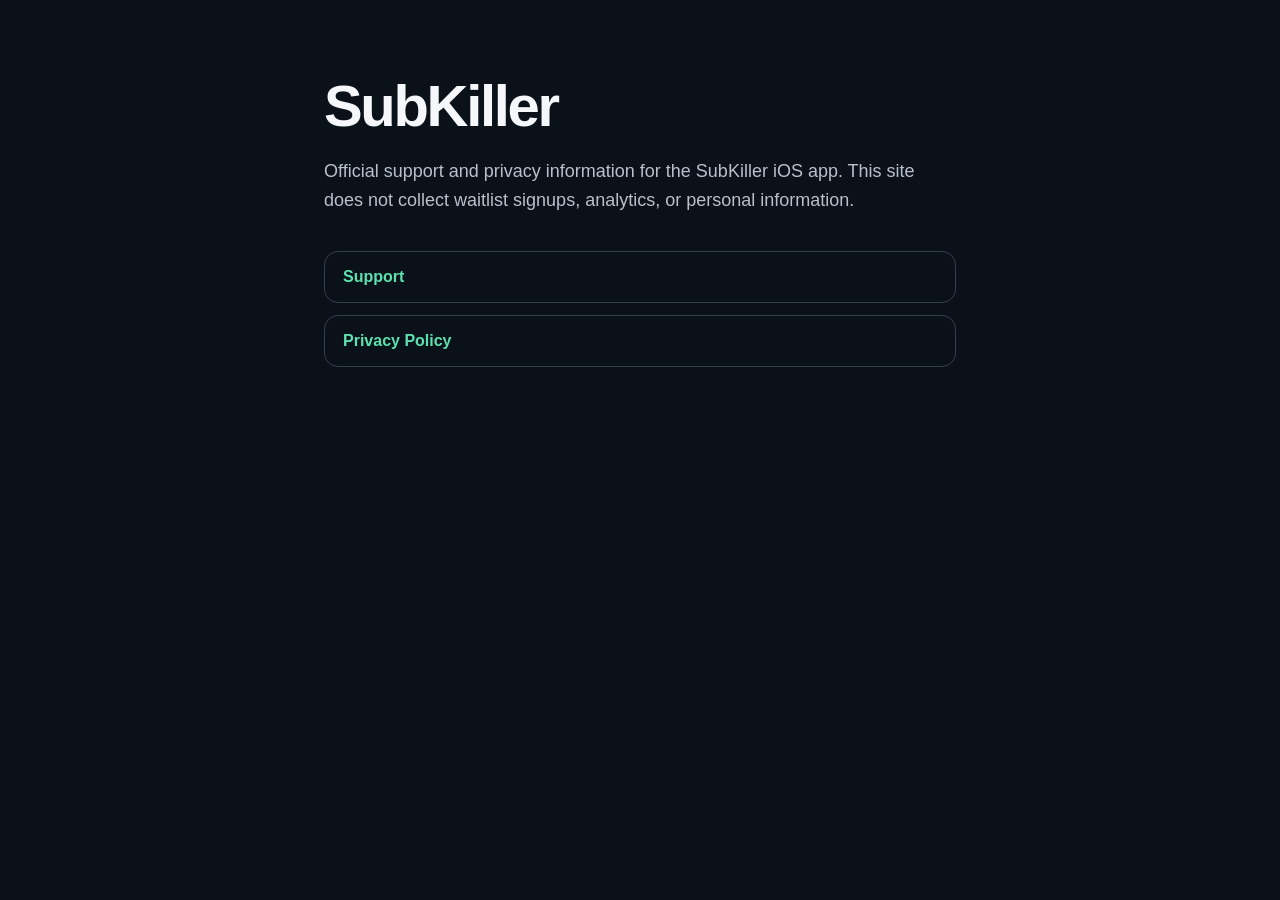
<file: index.html>
<!doctype html>
<html lang="en">
  <head>
    <meta charset="utf-8" />
    <meta name="viewport" content="width=device-width, initial-scale=1" />
    <title>SubKiller Support</title>
    <meta name="description" content="Official support and privacy information for the SubKiller iOS app." />
    <style>
      :root { color-scheme: light dark; font-family: -apple-system, BlinkMacSystemFont, "Segoe UI", sans-serif; }
      body { margin: 0; background: #0b1118; color: #f5f7fa; }
      main { min-height: 100vh; max-width: 680px; margin: 0 auto; padding: 72px 24px; box-sizing: border-box; }
      h1 { margin: 0 0 12px; font-size: clamp(36px, 8vw, 58px); letter-spacing: -0.04em; }
      p { color: #b8c0cc; font-size: 18px; line-height: 1.6; }
      nav { display: grid; gap: 12px; margin-top: 36px; }
      a { display: block; padding: 16px 18px; border: 1px solid #344050; border-radius: 14px; color: #5de2af; font-weight: 700; text-decoration: none; }
      a:hover, a:focus-visible { border-color: #5de2af; outline: none; }
    </style>
  </head>
  <body>
    <main>
      <h1>SubKiller</h1>
      <p>Official support and privacy information for the SubKiller iOS app. This site does not collect waitlist signups, analytics, or personal information.</p>
      <nav aria-label="SubKiller information">
        <a href="./support.html">Support</a>
        <a href="./privacy.html">Privacy Policy</a>
      </nav>
    </main>
  </body>
</html>
</file>
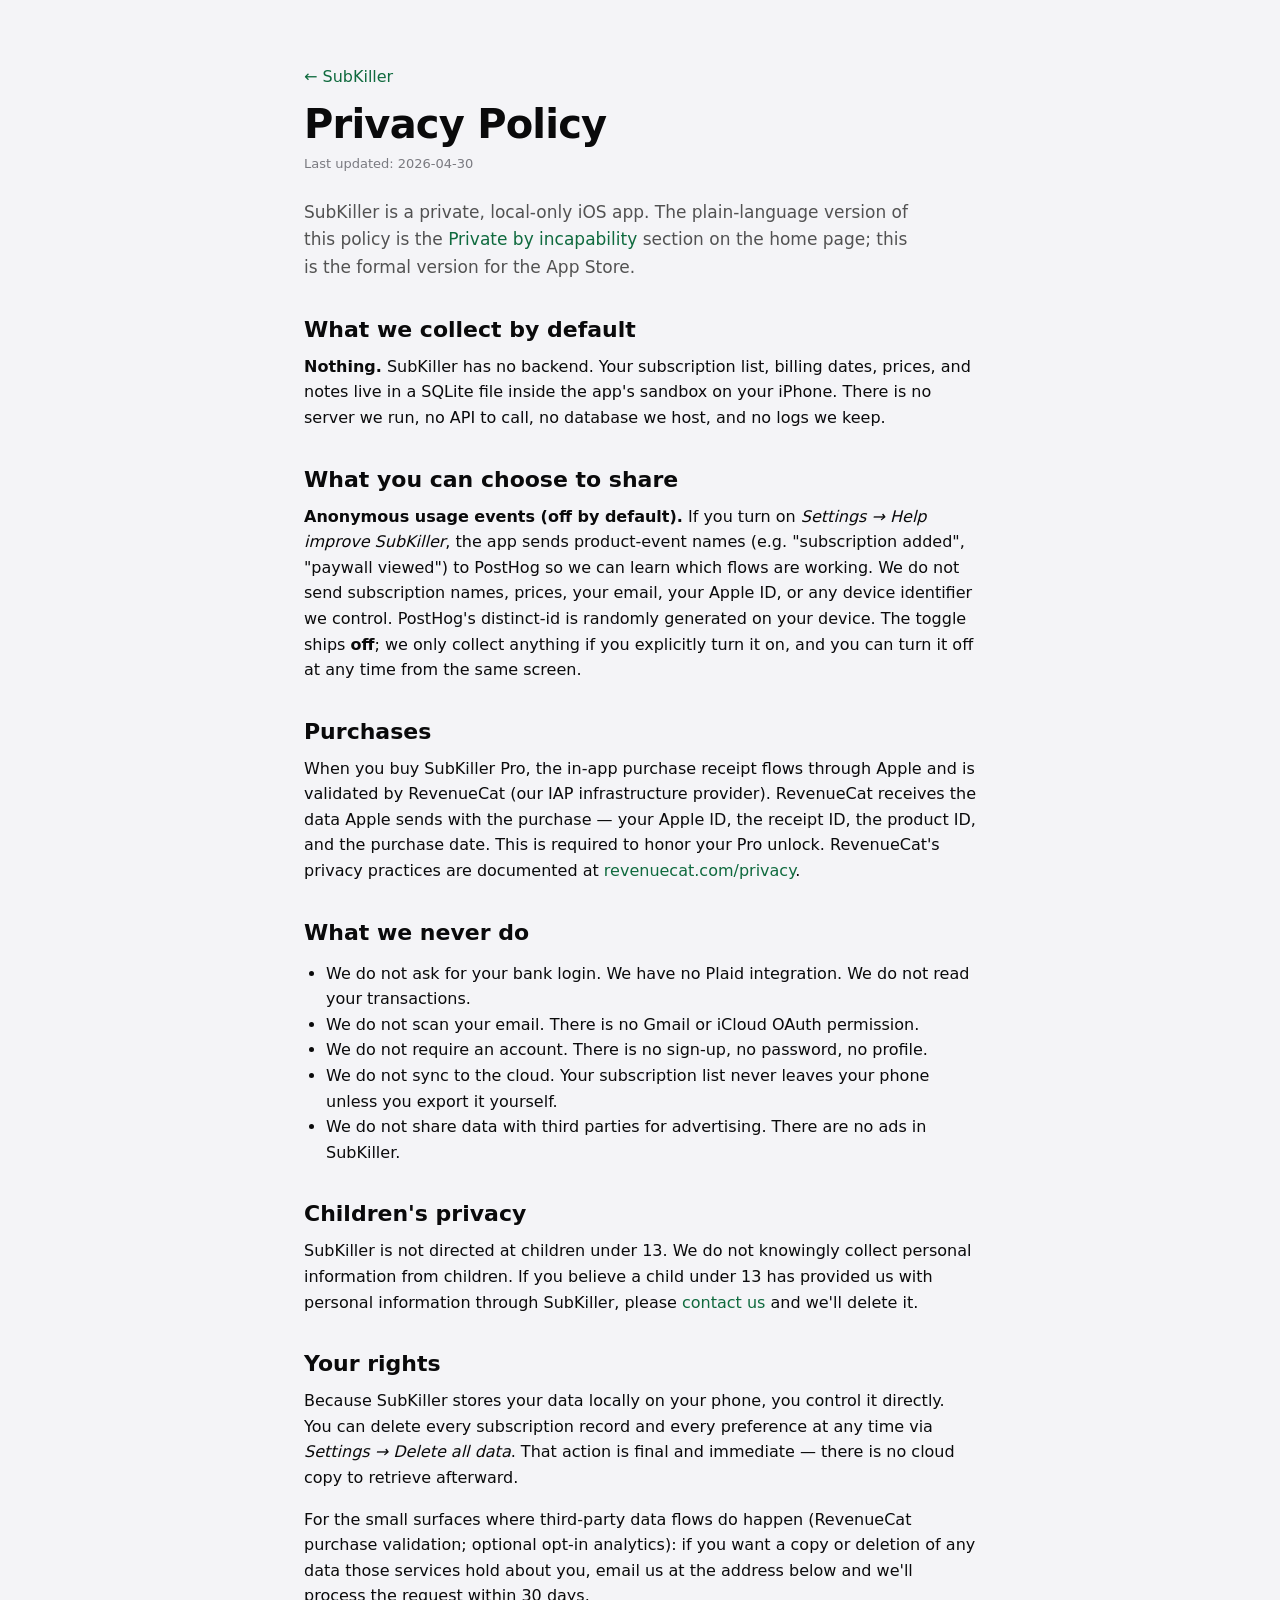
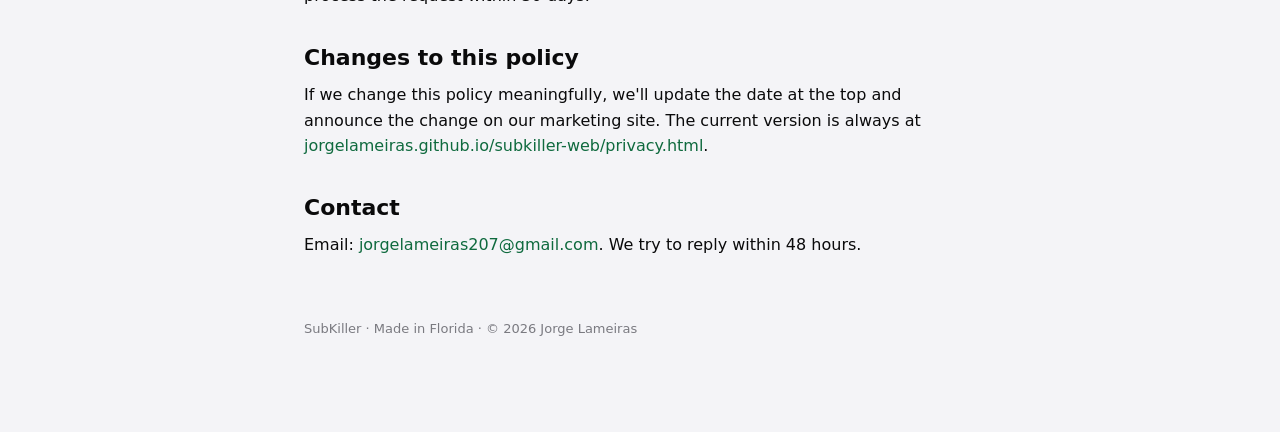
<file: privacy.html>
<!doctype html>
<html lang="en">
  <head>
    <meta charset="utf-8" />
    <meta name="viewport" content="width=device-width, initial-scale=1" />
    <title>SubKiller — Privacy Policy</title>
    <link rel="stylesheet" href="./styles.css" />
    <style>
      .privacy-page { max-width: 720px; margin: 0 auto; padding: 64px 24px 96px; }
      .privacy-page h1 { font-size: 40px; letter-spacing: -0.02em; margin: 0 0 12px; }
      .privacy-page .lede { font-size: 17px; color: #525252; margin: 0 0 32px; }
      .privacy-page h2 { font-size: 22px; margin: 36px 0 12px; }
      .privacy-page p, .privacy-page li { line-height: 1.6; }
      .privacy-page ul { padding-left: 22px; }
      .privacy-page a { color: #0F6A3E; }
      .privacy-page footer { color: #7A7A80; margin-top: 64px; font-size: 13px; }
      .privacy-page .stamp { color: #7A7A80; font-size: 13px; margin-bottom: 24px; }
      @media (prefers-color-scheme: dark) {
        body { background: #000; color: #fff; }
        .privacy-page .lede, .privacy-page .stamp, .privacy-page footer { color: #8C8C93; }
        .privacy-page a { color: #30D158; }
      }
    </style>
  </head>
  <body>
    <main class="privacy-page">
      <p><a href="./index.html">← SubKiller</a></p>
      <h1>Privacy Policy</h1>
      <p class="stamp">Last updated: 2026-04-30</p>

      <p class="lede">
        SubKiller is a private, local-only iOS app. The plain-language version of this
        policy is the <a href="./index.html#privacy">Private by incapability</a>
        section on the home page; this is the formal version for the App Store.
      </p>

      <h2>What we collect by default</h2>
      <p><strong>Nothing.</strong> SubKiller has no backend. Your subscription list, billing dates, prices, and notes
      live in a SQLite file inside the app's sandbox on your iPhone. There is no server we run, no API to call,
      no database we host, and no logs we keep.</p>

      <h2>What you can choose to share</h2>
      <p>
        <strong>Anonymous usage events (off by default).</strong> If you turn on
        <em>Settings → Help improve SubKiller</em>, the app sends product-event names
        (e.g. "subscription added", "paywall viewed") to PostHog so we can learn which
        flows are working. We do not send subscription names, prices, your email, your
        Apple ID, or any device identifier we control. PostHog's distinct-id is
        randomly generated on your device. The toggle ships <strong>off</strong>; we
        only collect anything if you explicitly turn it on, and you can turn it off at
        any time from the same screen.
      </p>

      <h2>Purchases</h2>
      <p>
        When you buy SubKiller Pro, the in-app purchase receipt flows through Apple
        and is validated by RevenueCat (our IAP infrastructure provider). RevenueCat
        receives the data Apple sends with the purchase — your Apple ID, the receipt
        ID, the product ID, and the purchase date. This is required to honor your Pro
        unlock. RevenueCat's privacy practices are documented at
        <a href="https://www.revenuecat.com/privacy">revenuecat.com/privacy</a>.
      </p>

      <h2>What we never do</h2>
      <ul>
        <li>We do not ask for your bank login. We have no Plaid integration. We do not read your transactions.</li>
        <li>We do not scan your email. There is no Gmail or iCloud OAuth permission.</li>
        <li>We do not require an account. There is no sign-up, no password, no profile.</li>
        <li>We do not sync to the cloud. Your subscription list never leaves your phone unless you export it yourself.</li>
        <li>We do not share data with third parties for advertising. There are no ads in SubKiller.</li>
      </ul>

      <h2>Children's privacy</h2>
      <p>
        SubKiller is not directed at children under 13. We do not knowingly collect personal information
        from children. If you believe a child under 13 has provided us with personal information
        through SubKiller, please <a href="mailto:jorgelameiras207@gmail.com">contact us</a> and we'll
        delete it.
      </p>

      <h2>Your rights</h2>
      <p>
        Because SubKiller stores your data locally on your phone, you control it directly. You can
        delete every subscription record and every preference at any time via <em>Settings → Delete all data</em>.
        That action is final and immediate — there is no cloud copy to retrieve afterward.
      </p>
      <p>
        For the small surfaces where third-party data flows do happen (RevenueCat purchase validation;
        optional opt-in analytics): if you want a copy or deletion of any data those services hold
        about you, email us at the address below and we'll process the request within 30 days.
      </p>

      <h2>Changes to this policy</h2>
      <p>
        If we change this policy meaningfully, we'll update the date at the top and announce the change
        on our marketing site. The current version is always at
        <a href="https://jorgelameiras.github.io/subkiller-web/privacy.html">jorgelameiras.github.io/subkiller-web/privacy.html</a>.
      </p>

      <h2>Contact</h2>
      <p>
        Email: <a href="mailto:jorgelameiras207@gmail.com?subject=SubKiller%20privacy">jorgelameiras207@gmail.com</a>.
        We try to reply within 48 hours.
      </p>

      <footer>SubKiller · Made in Florida · © 2026 Jorge Lameiras</footer>
    </main>
  </body>
</html>
</file>
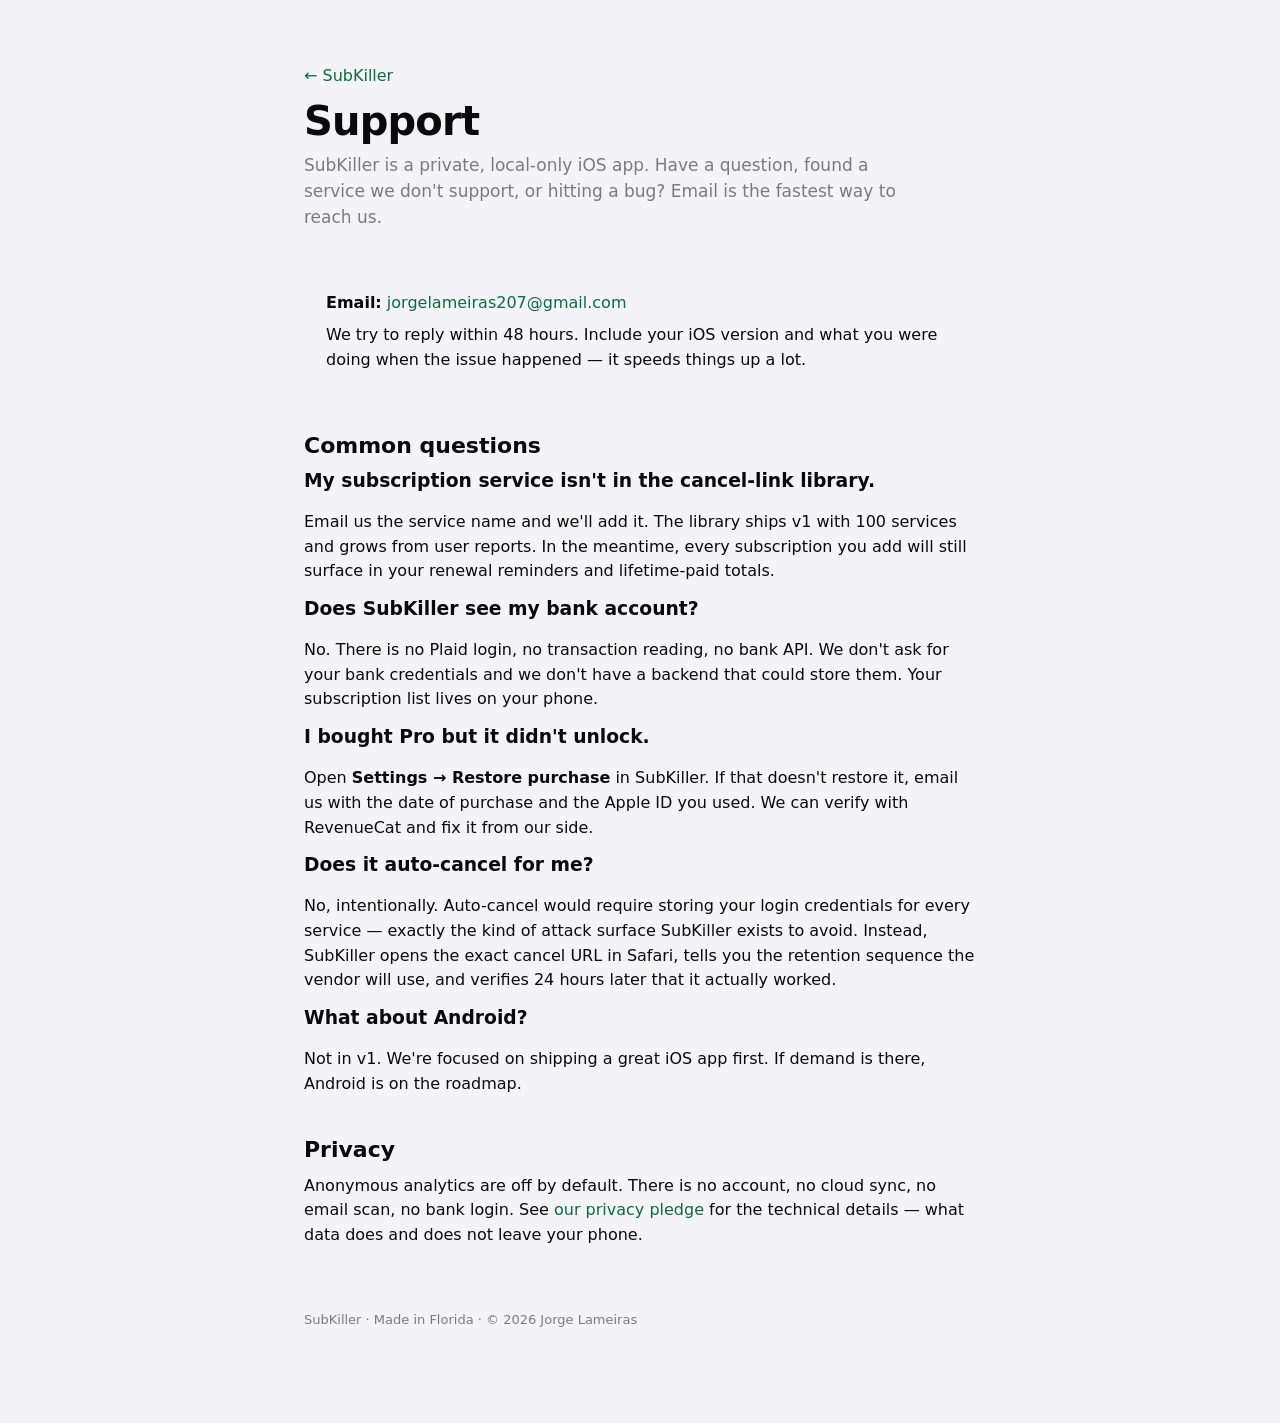
<file: support.html>
<!doctype html>
<html lang="en">
  <head>
    <meta charset="utf-8" />
    <meta name="viewport" content="width=device-width, initial-scale=1" />
    <title>SubKiller — Support</title>
    <meta name="description" content="Contact and FAQ for SubKiller — the private subscription canceler for iOS." />
    <link rel="stylesheet" href="./styles.css" />
    <style>
      .support-page {
        max-width: 720px;
        margin: 0 auto;
        padding: 64px 24px 96px;
      }
      .support-page h1 { font-size: 40px; letter-spacing: -0.02em; margin: 0 0 12px; }
      .support-page .lede { font-size: 17px; color: var(--text-3, #525252); margin: 0 0 40px; }
      .support-page h2 { font-size: 22px; margin: 40px 0 12px; }
      .support-page p { line-height: 1.55; margin: 0 0 14px; }
      .support-page a { color: #0F6A3E; }
      .support-page .contact-card {
        background: #F4F4F7;
        border-radius: 16px;
        padding: 20px 22px;
        margin: 16px 0 0;
      }
      .support-page footer { color: #7A7A80; margin-top: 64px; font-size: 13px; }
      @media (prefers-color-scheme: dark) {
        body { background: #000; color: #fff; }
        .support-page .contact-card { background: #17171A; }
        .support-page a { color: #30D158; }
      }
    </style>
  </head>
  <body>
    <main class="support-page">
      <p><a href="./index.html">← SubKiller</a></p>
      <h1>Support</h1>
      <p class="lede">
        SubKiller is a private, local-only iOS app. Have a question, found a service we don't support, or hitting a bug?
        Email is the fastest way to reach us.
      </p>

      <div class="contact-card">
        <p style="margin:0;">
          <strong>Email:</strong>
          <a href="mailto:jorgelameiras207@gmail.com?subject=SubKiller%20support">jorgelameiras207@gmail.com</a>
        </p>
        <p style="margin:8px 0 0;">
          We try to reply within 48 hours. Include your iOS version and what you were doing when the issue happened — it speeds things up a lot.
        </p>
      </div>

      <h2>Common questions</h2>

      <h3>My subscription service isn't in the cancel-link library.</h3>
      <p>
        Email us the service name and we'll add it. The library ships v1 with 100 services and grows from user reports.
        In the meantime, every subscription you add will still surface in your renewal reminders and lifetime-paid totals.
      </p>

      <h3>Does SubKiller see my bank account?</h3>
      <p>
        No. There is no Plaid login, no transaction reading, no bank API. We don't ask for your bank credentials and
        we don't have a backend that could store them. Your subscription list lives on your phone.
      </p>

      <h3>I bought Pro but it didn't unlock.</h3>
      <p>
        Open <strong>Settings → Restore purchase</strong> in SubKiller. If that doesn't restore it, email us with the date of purchase and the Apple ID you used.
        We can verify with RevenueCat and fix it from our side.
      </p>

      <h3>Does it auto-cancel for me?</h3>
      <p>
        No, intentionally. Auto-cancel would require storing your login credentials for every service — exactly the kind of
        attack surface SubKiller exists to avoid. Instead, SubKiller opens the exact cancel URL in Safari, tells you the
        retention sequence the vendor will use, and verifies 24 hours later that it actually worked.
      </p>

      <h3>What about Android?</h3>
      <p>
        Not in v1. We're focused on shipping a great iOS app first. If demand is there, Android is on the roadmap.
      </p>

      <h2>Privacy</h2>
      <p>
        Anonymous analytics are off by default. There is no account, no cloud sync, no email scan, no bank login.
        See <a href="./privacy.html">our privacy pledge</a> for the technical details — what data does and does not leave your phone.
      </p>

      <footer>
        SubKiller · Made in Florida · © 2026 Jorge Lameiras
      </footer>
    </main>
  </body>
</html>
</file>
<file: styles.css>
:root {
  color-scheme: light dark;
  --font-sans: -apple-system, BlinkMacSystemFont, "SF Pro Text", "SF Pro Display", Inter, system-ui, sans-serif;
  --bg: #f4f4f7;
  --bg-2: #eaeaef;
  --bg-elev: #ffffff;
  --text: #0a0a0b;
  --text-2: #2c2c30;
  --text-3: #7a7a80;
  --text-4: #c0c0c6;
  --sep: rgba(10, 10, 11, 0.08);
  --accent: #0f6a3e;
  --accent-soft: #e0f3e9;
  --danger: #d62828;
  --danger-soft: #fde8e8;
  --warn: #b95e00;
  --warn-soft: #fff0d6;
  --blue: #0a84ff;
  --shadow: 0 24px 70px rgba(10, 10, 11, 0.12);
}

@media (prefers-color-scheme: dark) {
  :root {
    --bg: #000000;
    --bg-2: #0e0e10;
    --bg-elev: #17171a;
    --text: #ffffff;
    --text-2: #e8e8ed;
    --text-3: #8c8c93;
    --text-4: #3d3d42;
    --sep: rgba(255, 255, 255, 0.09);
    --accent: #30d158;
    --accent-soft: #10321d;
    --danger: #ff453a;
    --danger-soft: #3a1515;
    --warn: #ffb340;
    --warn-soft: #332008;
    --shadow: 0 24px 70px rgba(0, 0, 0, 0.58);
  }
}

* {
  box-sizing: border-box;
}

html {
  scroll-behavior: smooth;
}

body {
  margin: 0;
  background: var(--bg);
  color: var(--text);
  font-family: var(--font-sans);
  -webkit-font-smoothing: antialiased;
}

a {
  color: inherit;
  text-decoration: none;
}

button,
a {
  -webkit-tap-highlight-color: transparent;
}

.site-nav {
  position: sticky;
  top: 0;
  z-index: 20;
  display: flex;
  align-items: center;
  justify-content: space-between;
  gap: 18px;
  min-height: 72px;
  padding: 14px clamp(20px, 5vw, 72px);
  background: color-mix(in srgb, var(--bg) 92%, transparent);
  border-bottom: 1px solid var(--sep);
  backdrop-filter: blur(20px);
}

.brand,
.hero-actions,
.mark,
.store-badge {
  display: inline-flex;
  align-items: center;
}

.brand {
  gap: 10px;
  font-size: 18px;
  font-weight: 740;
}

.brand-mark {
  display: grid;
  width: 34px;
  height: 34px;
  place-items: center;
  color: #fff;
  background: var(--accent);
  border-radius: 10px;
  font-weight: 800;
  position: relative;
}

.brand-mark::after {
  content: "";
  position: absolute;
  width: 26px;
  height: 4px;
  background: var(--danger);
  border-radius: 999px;
  transform: rotate(-18deg);
}

.store-badge {
  flex-direction: column;
  justify-content: center;
  min-width: 142px;
  min-height: 44px;
  padding: 7px 16px;
  color: #fff;
  background: #050506;
  border: 1px solid rgba(255, 255, 255, 0.2);
  border-radius: 9px;
  line-height: 1.05;
}

.store-badge span {
  font-size: 10px;
}

.store-badge strong {
  font-size: 19px;
  font-weight: 650;
}

.hero {
  display: grid;
  grid-template-columns: minmax(0, 1.05fr) minmax(320px, 0.65fr);
  align-items: center;
  gap: clamp(36px, 7vw, 96px);
  min-height: calc(100vh - 72px);
  padding: clamp(46px, 8vh, 86px) clamp(20px, 6vw, 96px) clamp(56px, 9vh, 96px);
}

.hero-copy {
  max-width: 780px;
}

.eyebrow {
  margin: 0 0 16px;
  color: var(--accent);
  font-size: 12px;
  font-weight: 760;
  letter-spacing: 0.12em;
  text-transform: uppercase;
}

h1,
h2,
h3,
p {
  margin-top: 0;
}

h1 {
  margin-bottom: 22px;
  font-size: clamp(56px, 8vw, 112px);
  line-height: 0.92;
  font-weight: 760;
}

h1 s {
  color: var(--text-3);
  text-decoration-color: var(--danger);
  text-decoration-thickness: 0.08em;
}

h1 span {
  color: var(--accent);
}

.lede {
  max-width: 620px;
  color: var(--text-2);
  font-size: clamp(20px, 2.2vw, 28px);
  line-height: 1.25;
}

.hero-actions {
  flex-wrap: wrap;
  gap: 12px;
  margin: 32px 0 18px;
}

.primary-cta,
.secondary-cta {
  display: inline-flex;
  align-items: center;
  justify-content: center;
  min-height: 52px;
  padding: 0 22px;
  border-radius: 999px;
  font-weight: 720;
}

.primary-cta {
  color: #fff;
  background: var(--accent);
}

.secondary-cta {
  color: var(--text);
  background: var(--bg-elev);
  border: 1px solid var(--sep);
}

.pledge-strip {
  display: inline-flex;
  max-width: 100%;
  padding: 10px 14px;
  color: var(--accent);
  background: var(--accent-soft);
  border-radius: 999px;
  font-size: 14px;
  font-weight: 650;
}

.phone-frame {
  width: min(100%, 360px);
  margin: 0 auto;
  padding: 10px;
  position: relative;
  aspect-ratio: 402 / 874;
  background: linear-gradient(135deg, #26272c, #3b3d45 42%, #15161a);
  border-radius: 52px;
  box-shadow: var(--shadow);
}

.dynamic-island {
  position: absolute;
  top: 20px;
  left: 50%;
  z-index: 2;
  width: 118px;
  height: 34px;
  background: #000;
  border-radius: 999px;
  transform: translateX(-50%);
}

.phone-screen {
  height: 100%;
  overflow: hidden;
  color: var(--text);
  background: var(--bg);
  border-radius: 43px;
}

.phone-status {
  display: flex;
  justify-content: space-between;
  padding: 18px 28px 0;
  font-size: 14px;
  font-weight: 700;
}

.phone-body {
  height: calc(100% - 36px);
  padding: 20px 18px 18px;
}

.phone-nav {
  display: flex;
  justify-content: space-between;
  align-items: center;
  margin: 10px 0 14px;
  color: var(--blue);
  font-size: 14px;
}

.phone-nav strong {
  color: var(--text);
  font-size: 17px;
}

.waste-card {
  padding: 22px;
  background: var(--bg-elev);
  border-radius: 24px;
  box-shadow: 0 12px 40px rgba(10, 10, 11, 0.08);
}

.waste-card span {
  display: block;
  margin-bottom: 8px;
  color: var(--text-3);
  font-size: 11px;
  font-weight: 760;
  letter-spacing: 0.12em;
  text-transform: uppercase;
}

.waste-card strong {
  display: block;
  color: var(--danger);
  font-size: 48px;
  line-height: 1;
}

.waste-card p {
  margin: 8px 0 0;
  color: var(--text-3);
  font-size: 13px;
}

.waste-card.compact {
  padding: 18px;
}

.waste-card.compact strong {
  font-size: 38px;
}

.retention-sheet {
  margin-top: 18px;
  padding: 18px;
  background: var(--bg-elev);
  border-radius: 28px;
  box-shadow: 0 24px 70px rgba(10, 10, 11, 0.18);
}

.sheet-handle {
  width: 44px;
  height: 5px;
  margin: 0 auto 14px;
  background: var(--text-4);
  border-radius: 999px;
}

.warning-dot {
  display: grid;
  width: 48px;
  height: 48px;
  margin: 0 auto 12px;
  place-items: center;
  color: var(--warn);
  background: var(--warn-soft);
  border-radius: 50%;
  font-size: 26px;
  font-weight: 800;
}

.retention-sheet h3 {
  margin-bottom: 6px;
  text-align: center;
  font-size: 22px;
}

.destination,
.not-now {
  display: block;
  text-align: center;
  color: var(--text-3);
}

.retention-sheet ol {
  margin: 18px 0;
  padding-left: 22px;
  color: var(--text-2);
  line-height: 1.35;
  font-size: 14px;
}

.retention-sheet li + li {
  margin-top: 10px;
}

.retention-sheet button,
.phone-danger {
  width: 100%;
  min-height: 48px;
  border: 0;
  border-radius: 16px;
  color: #fff;
  font: inherit;
  font-weight: 740;
}

.retention-sheet button {
  background: var(--accent);
}

.not-now {
  padding-top: 12px;
  font-weight: 650;
}

.feature-band,
.privacy-grid {
  display: grid;
  grid-template-columns: repeat(3, minmax(0, 1fr));
  gap: 16px;
}

.feature-band {
  padding: 28px clamp(20px, 6vw, 96px) 72px;
}

.feature-band article,
.privacy-grid article,
.faq details {
  background: var(--bg-elev);
  border: 1px solid var(--sep);
  border-radius: 8px;
}

.feature-band article,
.privacy-grid article {
  padding: 24px;
}

.feature-band span {
  color: var(--accent);
  font-size: 12px;
  font-weight: 760;
}

.feature-band h2,
.privacy-grid h3 {
  margin: 12px 0 8px;
  font-size: 22px;
}

.feature-band p,
.privacy-grid p,
.faq p,
.privacy-callout,
.money-hook p {
  color: var(--text-2);
  line-height: 1.5;
}

.comparison,
.privacy,
.faq,
.closing {
  padding: 86px clamp(20px, 6vw, 96px);
}

.section-heading {
  max-width: 760px;
  margin-bottom: 28px;
}

.section-heading h2,
.closing h2 {
  margin-bottom: 0;
  font-size: clamp(34px, 5vw, 64px);
  line-height: 1;
}

.table-wrap {
  overflow-x: auto;
  background: var(--bg-elev);
  border: 1px solid var(--sep);
  border-radius: 8px;
}

table {
  width: 100%;
  min-width: 760px;
  border-collapse: collapse;
}

th,
td {
  padding: 18px 20px;
  border-bottom: 1px solid var(--sep);
  text-align: left;
  vertical-align: middle;
}

thead th {
  color: var(--text-3);
  font-size: 12px;
  font-weight: 760;
  letter-spacing: 0.1em;
  text-transform: uppercase;
}

tbody th {
  color: var(--text);
  font-weight: 650;
}

tbody tr:last-child th,
tbody tr:last-child td {
  border-bottom: 0;
}

.highlight {
  background: color-mix(in srgb, var(--accent-soft) 62%, transparent);
}

.mark {
  gap: 8px;
  font-weight: 760;
}

.mark span {
  display: grid;
  width: 22px;
  height: 22px;
  place-items: center;
  border-radius: 50%;
  font-size: 13px;
}

.mark.good {
  color: var(--accent);
}

.mark.good span {
  background: var(--accent-soft);
}

.mark.bad {
  color: var(--danger);
}

.mark.bad span {
  background: var(--danger-soft);
}

.money-hook {
  display: grid;
  grid-template-columns: minmax(0, 1fr) minmax(280px, 360px);
  align-items: center;
  gap: clamp(36px, 8vw, 110px);
  padding: 86px clamp(20px, 6vw, 96px);
  background: var(--bg-2);
}

.money-hook strong {
  display: block;
  color: var(--danger);
  font-size: clamp(96px, 18vw, 240px);
  line-height: 0.85;
}

.money-hook p:last-child {
  max-width: 560px;
  font-size: clamp(20px, 2.4vw, 30px);
}

.phone-body-detail {
  display: flex;
  flex-direction: column;
  gap: 16px;
}

.mini-grid {
  display: grid;
  grid-template-columns: 1fr 1fr;
  gap: 10px;
}

.mini-grid div {
  padding: 16px;
  background: var(--bg-elev);
  border-radius: 18px;
}

.mini-grid span {
  display: block;
  margin-bottom: 6px;
  color: var(--text-3);
  font-size: 12px;
}

.mini-grid strong {
  font-size: 21px;
}

.phone-danger {
  margin-top: auto;
  background: var(--danger);
}

.privacy-callout {
  margin-top: 16px;
  padding: 18px 22px;
  color: var(--accent);
  background: var(--accent-soft);
  border-radius: 8px;
  font-weight: 650;
}

.faq {
  display: grid;
  gap: 10px;
  max-width: 980px;
  margin: 0 auto;
}

.faq details {
  padding: 20px 22px;
}

.faq summary {
  cursor: pointer;
  color: var(--text);
  font-size: 19px;
  font-weight: 720;
}

.faq p {
  margin: 14px 0 0;
}

.closing {
  min-height: 58vh;
  display: flex;
  flex-direction: column;
  align-items: flex-start;
  justify-content: center;
  gap: 28px;
  background: var(--bg-2);
}

.waitlist-lede {
  max-width: 680px;
  font-size: clamp(18px, 2vw, 24px);
}

.waitlist-form {
  width: min(100%, 680px);
  display: grid;
  gap: 18px;
  padding: clamp(20px, 4vw, 34px);
  background: var(--bg-elev);
  border: 1px solid var(--border);
  border-radius: 24px;
}

.waitlist-form > label,
.waitlist-form legend {
  color: var(--text);
  font-weight: 700;
}

.waitlist-form input[type="email"],
.waitlist-form select {
  width: 100%;
  margin-top: 8px;
  padding: 14px 15px;
  color: var(--text);
  background: var(--bg);
  border: 1px solid var(--border);
  border-radius: 12px;
  font: inherit;
}

.waitlist-form fieldset {
  display: flex;
  flex-wrap: wrap;
  gap: 14px 22px;
  margin: 0;
  padding: 0;
  border: 0;
}

.waitlist-form legend {
  width: 100%;
  margin-bottom: 10px;
}

.radio-row {
  display: inline-flex;
  align-items: center;
  gap: 7px;
  color: var(--text-2);
}

.waitlist-submit {
  border: 0;
  cursor: pointer;
  font: inherit;
}

.waitlist-note,
.waitlist-status {
  margin: 0;
  font-size: 13px;
  color: var(--text-3);
}

.waitlist-status:not(:empty) {
  color: var(--accent);
  font-weight: 700;
}

.store-badge.large {
  min-width: 180px;
  min-height: 58px;
}

.store-badge.large strong {
  font-size: 24px;
}

@media (max-width: 920px) {
  .hero,
  .money-hook {
    grid-template-columns: 1fr;
  }

  .hero {
    min-height: auto;
  }

  .feature-band,
  .privacy-grid {
    grid-template-columns: 1fr;
  }

  .phone-frame {
    width: min(100%, 330px);
  }
}

@media (max-width: 560px) {
  .site-nav {
    min-height: 64px;
    padding: 10px 16px;
  }

  .brand {
    font-size: 16px;
  }

  .brand-mark {
    width: 30px;
    height: 30px;
  }

  .site-nav .store-badge {
    min-width: 116px;
    padding-inline: 10px;
  }

  .site-nav .store-badge strong {
    font-size: 16px;
  }

  .hero {
    padding-top: 36px;
  }

  .pledge-strip {
    border-radius: 14px;
  }

  .comparison,
  .privacy,
  .faq,
  .closing,
  .money-hook {
    padding-top: 64px;
    padding-bottom: 64px;
  }

  .phone-frame {
    width: min(100%, 300px);
  }
}
</file>
